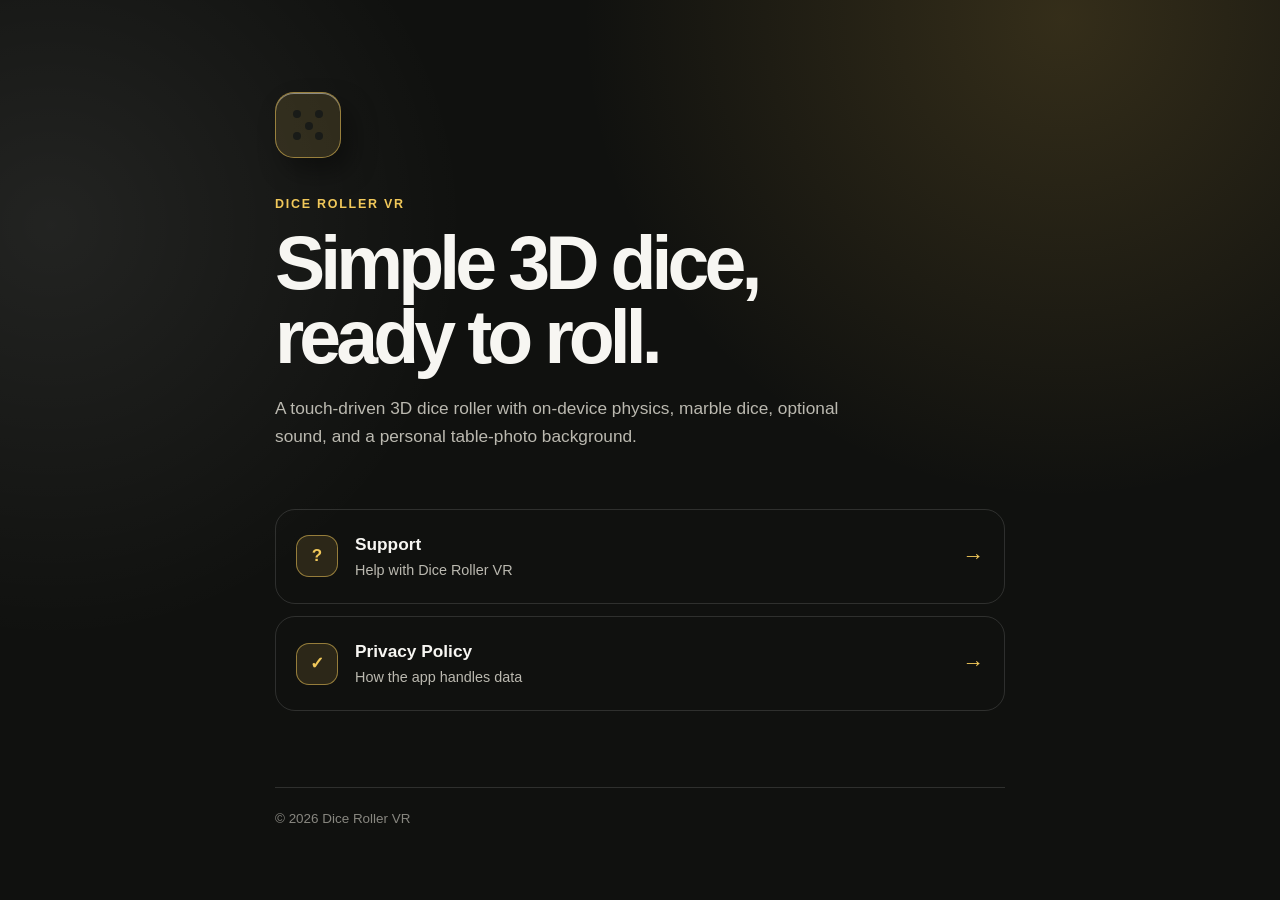
<file: index.html>
<!doctype html>
<html lang="en">
  <head>
    <meta charset="utf-8">
    <meta name="viewport" content="width=device-width, initial-scale=1">
    <meta name="description" content="Official support and privacy information for Dice Roller VR.">
    <title>Dice Roller VR</title>
    <link rel="stylesheet" href="styles.css">
  </head>
  <body>
    <main class="shell">
      <header class="hero">
        <div class="die" aria-hidden="true"><i></i><i></i><i></i><i></i><i></i></div>
        <p class="eyebrow">Dice Roller VR</p>
        <h1>Simple 3D dice,<br>ready to roll.</h1>
        <p class="lede">A touch-driven 3D dice roller with on-device physics, marble dice, optional sound, and a personal table-photo background.</p>
      </header>

      <section class="cards" aria-label="Helpful links">
        <a class="card" href="support.html">
          <span class="card-mark" aria-hidden="true">?</span>
          <span>
            <strong>Support</strong>
            <small>Help with Dice Roller VR</small>
          </span>
          <b aria-hidden="true">→</b>
        </a>
        <a class="card" href="privacy.html">
          <span class="card-mark" aria-hidden="true">✓</span>
          <span>
            <strong>Privacy Policy</strong>
            <small>How the app handles data</small>
          </span>
          <b aria-hidden="true">→</b>
        </a>
      </section>

      <footer>© 2026 Dice Roller VR</footer>
    </main>
  </body>
</html>
</file>
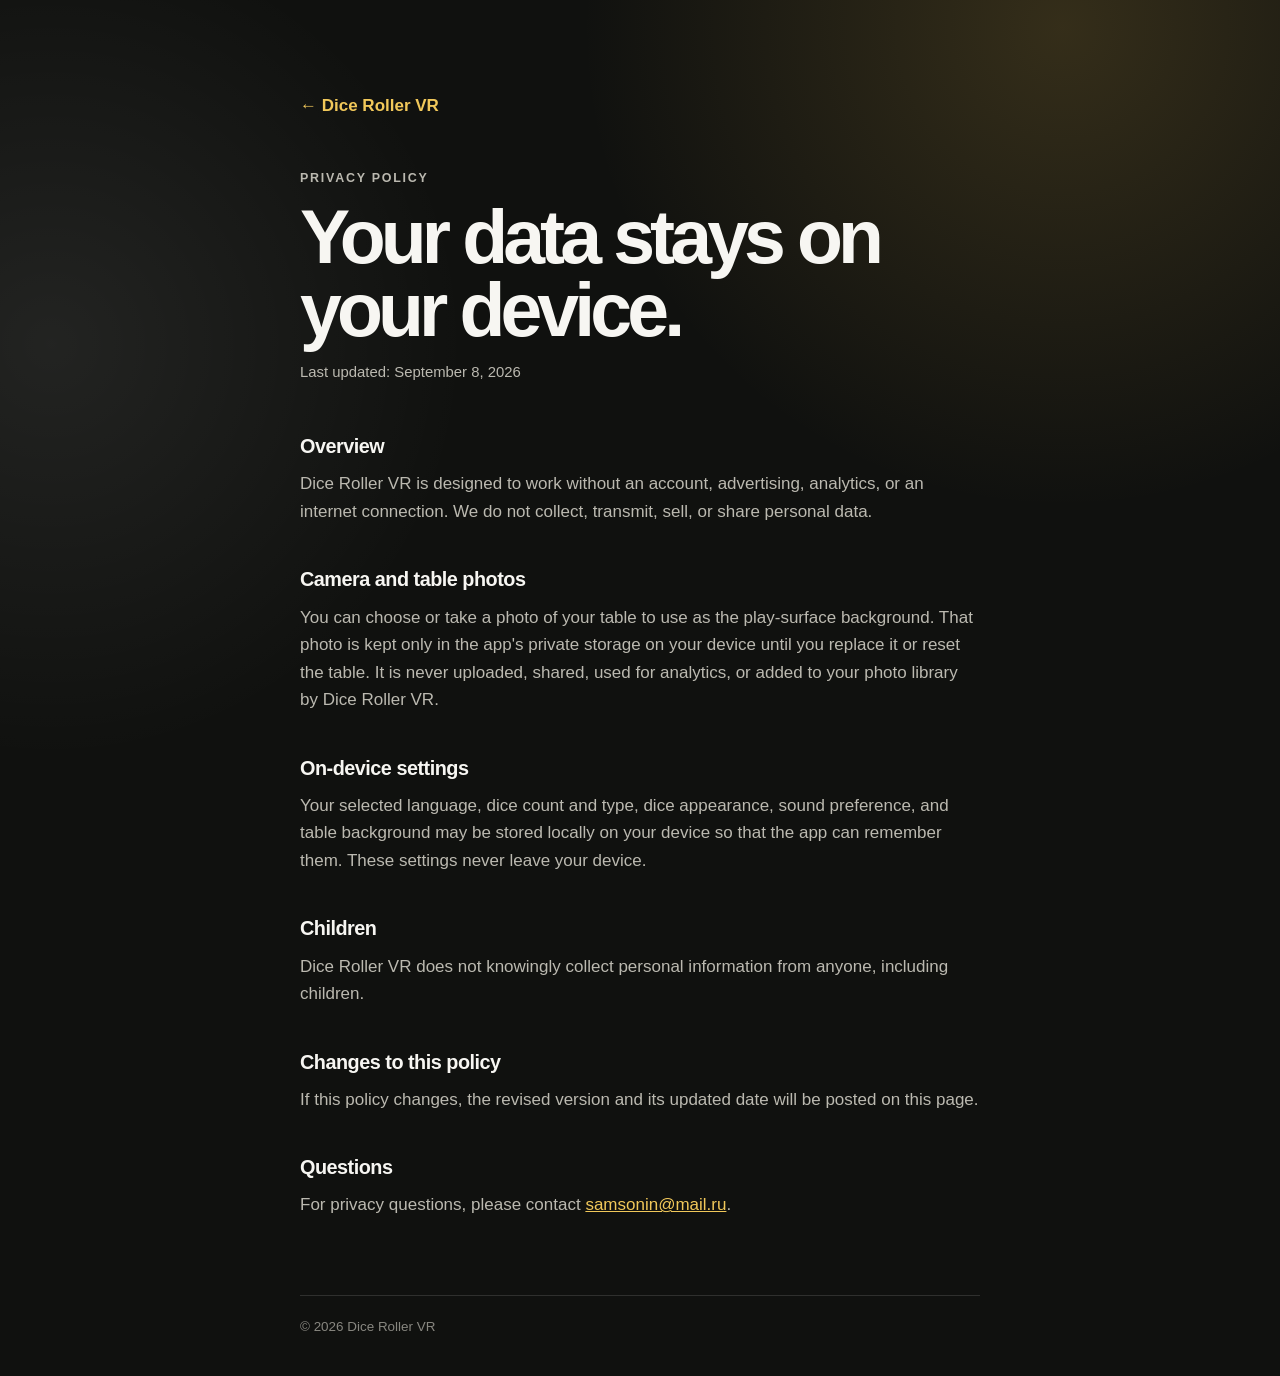
<file: privacy.html>
<!doctype html>
<html lang="en">
  <head>
    <meta charset="utf-8">
    <meta name="viewport" content="width=device-width, initial-scale=1">
    <meta name="description" content="Privacy Policy for Dice Roller VR.">
    <title>Privacy Policy — Dice Roller VR</title>
    <link rel="stylesheet" href="styles.css">
  </head>
  <body>
    <main class="shell document">
      <a class="back" href="index.html">← Dice Roller VR</a>
      <p class="eyebrow">Privacy Policy</p>
      <h1>Your data stays on your device.</h1>
      <p class="updated">Last updated: September 8, 2026</p>

      <section>
        <h2>Overview</h2>
        <p>Dice Roller VR is designed to work without an account, advertising, analytics, or an internet connection. We do not collect, transmit, sell, or share personal data.</p>
      </section>

      <section>
        <h2>Camera and table photos</h2>
        <p>You can choose or take a photo of your table to use as the play-surface background. That photo is kept only in the app's private storage on your device until you replace it or reset the table. It is never uploaded, shared, used for analytics, or added to your photo library by Dice Roller VR.</p>
      </section>

      <section>
        <h2>On-device settings</h2>
        <p>Your selected language, dice count and type, dice appearance, sound preference, and table background may be stored locally on your device so that the app can remember them. These settings never leave your device.</p>
      </section>

      <section>
        <h2>Children</h2>
        <p>Dice Roller VR does not knowingly collect personal information from anyone, including children.</p>
      </section>

      <section>
        <h2>Changes to this policy</h2>
        <p>If this policy changes, the revised version and its updated date will be posted on this page.</p>
      </section>

      <section>
        <h2>Questions</h2>
        <p>For privacy questions, please contact <a href="mailto:samsonin@mail.ru">samsonin@mail.ru</a>.</p>
      </section>

      <footer>© 2026 Dice Roller VR</footer>
    </main>
  </body>
</html>
</file>
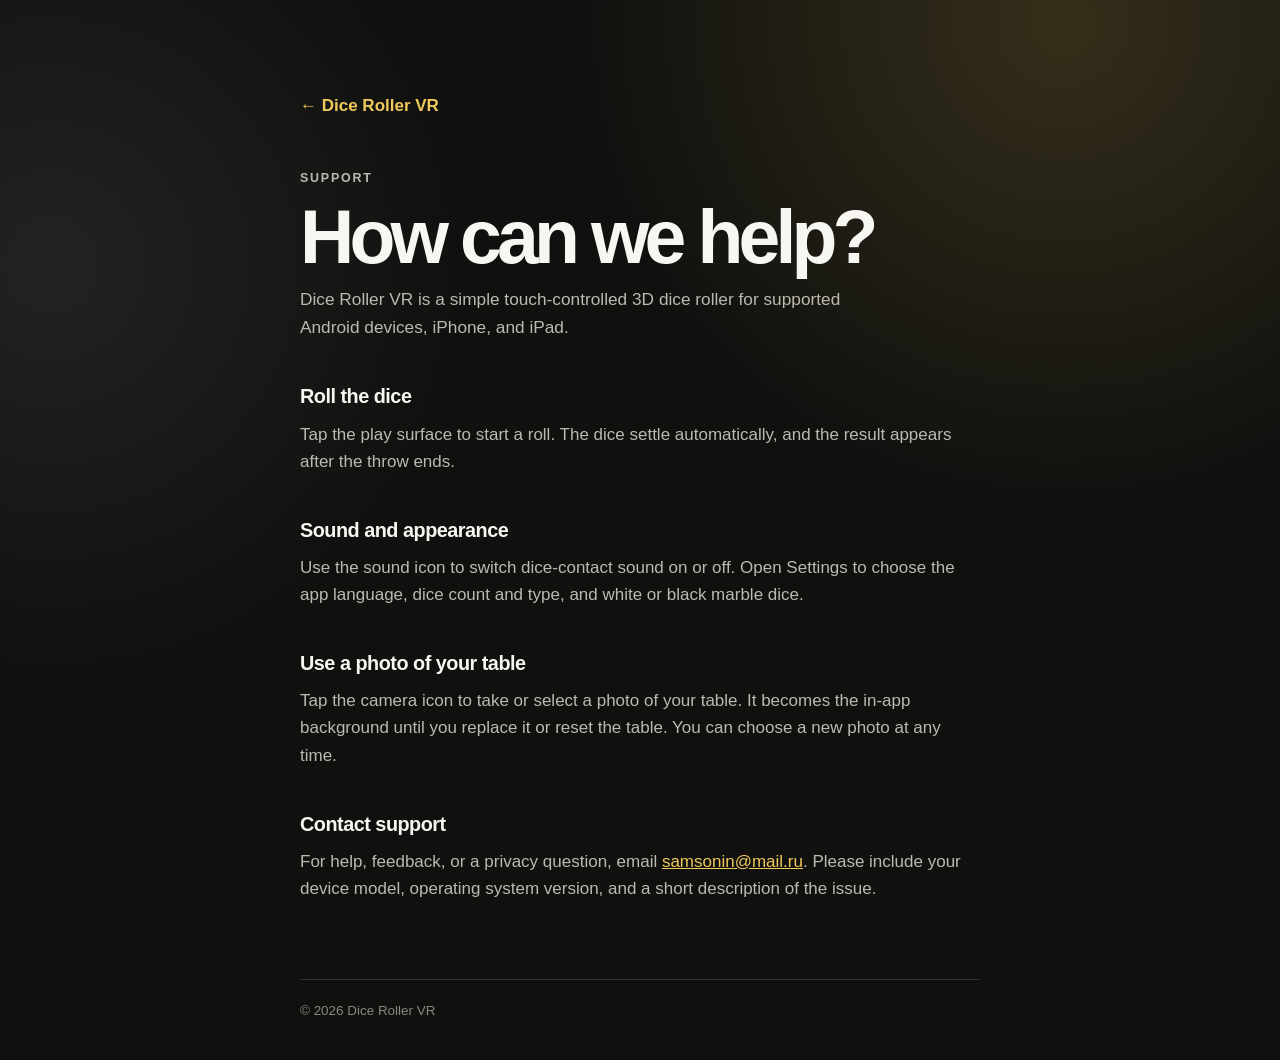
<file: support.html>
<!doctype html>
<html lang="en">
  <head>
    <meta charset="utf-8">
    <meta name="viewport" content="width=device-width, initial-scale=1">
    <meta name="description" content="Support for Dice Roller VR.">
    <title>Support — Dice Roller VR</title>
    <link rel="stylesheet" href="styles.css">
  </head>
  <body>
    <main class="shell document">
      <a class="back" href="index.html">← Dice Roller VR</a>
      <p class="eyebrow">Support</p>
      <h1>How can we help?</h1>
      <p class="lede">Dice Roller VR is a simple touch-controlled 3D dice roller for supported Android devices, iPhone, and iPad.</p>

      <section>
        <h2>Roll the dice</h2>
        <p>Tap the play surface to start a roll. The dice settle automatically, and the result appears after the throw ends.</p>
      </section>

      <section>
        <h2>Sound and appearance</h2>
        <p>Use the sound icon to switch dice-contact sound on or off. Open Settings to choose the app language, dice count and type, and white or black marble dice.</p>
      </section>

      <section>
        <h2>Use a photo of your table</h2>
        <p>Tap the camera icon to take or select a photo of your table. It becomes the in-app background until you replace it or reset the table. You can choose a new photo at any time.</p>
      </section>

      <section>
        <h2>Contact support</h2>
        <p>For help, feedback, or a privacy question, email <a href="mailto:samsonin@mail.ru">samsonin@mail.ru</a>. Please include your device model, operating system version, and a short description of the issue.</p>
      </section>

      <footer>© 2026 Dice Roller VR</footer>
    </main>
  </body>
</html>
</file>
<file: styles.css>
:root {
  color-scheme: dark;
  --ink: #f7f6f2;
  --muted: #bbb9b0;
  --line: rgba(255, 255, 255, .13);
  --paper: #10110f;
  --accent: #f1c85a;
}

* { box-sizing: border-box; }

html { background: #0c0d0c; }

body {
  min-height: 100vh;
  margin: 0;
  background:
    radial-gradient(circle at 83% 2%, rgba(199, 161, 68, .2), transparent 30rem),
    radial-gradient(circle at 4% 25%, rgba(255, 255, 255, .08), transparent 26rem),
    var(--paper);
  color: var(--ink);
  font: 17px/1.62 ui-rounded, "SF Pro Rounded", -apple-system, BlinkMacSystemFont, "Segoe UI", sans-serif;
}

.shell {
  width: min(100% - 40px, 730px);
  min-height: 100vh;
  margin: auto;
  padding: 92px 0 38px;
}

.hero { max-width: 630px; }

.eyebrow {
  margin: 0 0 13px;
  color: var(--accent);
  font-size: .78rem;
  font-weight: 750;
  letter-spacing: .14em;
  text-transform: uppercase;
}

h1, h2, p { margin-top: 0; }

h1 {
  max-width: 650px;
  margin-bottom: 20px;
  font-size: clamp(2.55rem, 8vw, 4.7rem);
  font-weight: 730;
  letter-spacing: -.065em;
  line-height: .98;
}

.lede { max-width: 590px; color: var(--muted); font-size: 1.08rem; }

.cards { display: grid; gap: 12px; margin-top: 58px; }

.card {
  display: flex;
  align-items: center;
  gap: 17px;
  padding: 21px 20px;
  border: 1px solid var(--line);
  border-radius: 20px;
  color: var(--ink);
  text-decoration: none;
  transition: background .18s ease, border-color .18s ease, transform .18s ease;
}

.card:hover { transform: translateY(-2px); background: rgba(255, 255, 255, .055); border-color: rgba(241, 200, 90, .6); }
.card strong, .card small { display: block; }
.card strong { font-size: 1.08rem; }
.card small { color: var(--muted); font-size: .9rem; }
.card b { margin-left: auto; color: var(--accent); font-size: 1.35rem; }

.card-mark, .die {
  display: grid;
  flex: 0 0 auto;
  place-items: center;
  border: 1px solid rgba(241, 200, 90, .54);
  background: rgba(241, 200, 90, .12);
  color: var(--accent);
}

.card-mark { width: 42px; height: 42px; border-radius: 13px; font-weight: 750; }

.die {
  position: relative;
  width: 66px;
  height: 66px;
  margin-bottom: 36px;
  border-radius: 19px;
  box-shadow: 10px 14px 26px rgba(0,0,0,.36), inset 0 1px rgba(255,255,255,.44);
}

.die i { position: absolute; width: 8px; height: 8px; border-radius: 50%; background: #191b18; }
.die i:nth-child(1) { left: 17px; top: 17px; }
.die i:nth-child(2) { right: 17px; top: 17px; }
.die i:nth-child(3) { left: 29px; top: 29px; }
.die i:nth-child(4) { left: 17px; bottom: 17px; }
.die i:nth-child(5) { right: 17px; bottom: 17px; }

.document { max-width: 680px; }
.document h1 { margin-bottom: 12px; }
.document section { margin: 38px 0; }
.document h2 { margin-bottom: 8px; font-size: 1.24rem; letter-spacing: -.025em; }
.document p { color: var(--muted); }
.document a { color: var(--accent); }
.back { display: inline-block; margin-bottom: 48px; color: var(--accent); text-decoration: none; font-weight: 650; }
.updated { margin-bottom: 46px; color: var(--muted); font-size: .93rem; }
footer { margin-top: 76px; padding-top: 20px; border-top: 1px solid var(--line); color: #888780; font-size: .84rem; }

@media (max-width: 520px) {
  .shell { width: min(100% - 32px, 730px); padding-top: 58px; }
  .die { margin-bottom: 28px; transform: scale(.87); transform-origin: left top; }
  h1 { font-size: clamp(2.38rem, 13vw, 3.25rem); }
}
</file>
